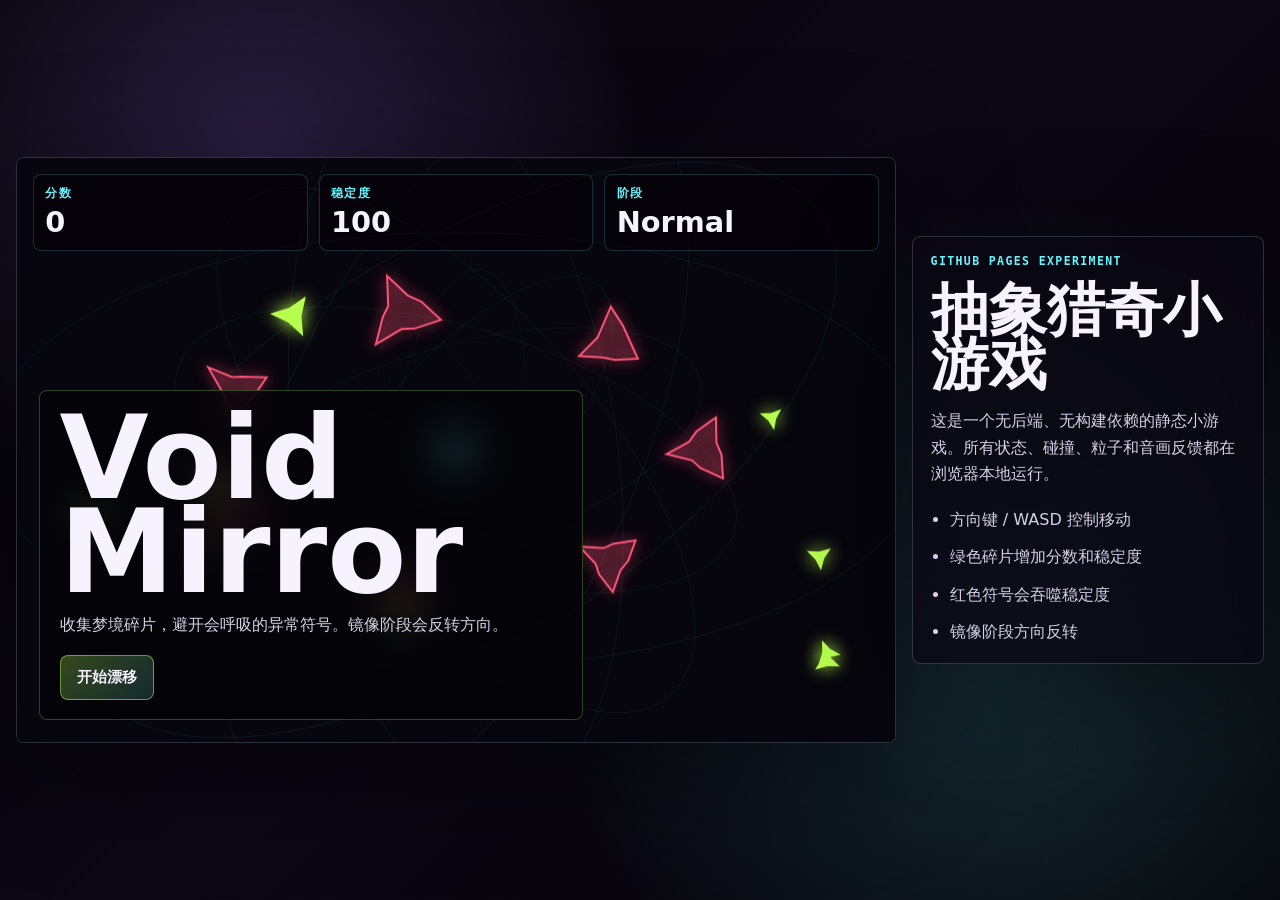
<file: deploy-lab/void-mirror-game/index.html>
<!doctype html>
<html lang="zh-CN">
  <head>
    <meta charset="utf-8" />
    <meta name="viewport" content="width=device-width, initial-scale=1" />
    <title>Void Mirror | GitHub Pages Game</title>
    <meta name="description" content="一个部署在 GitHub Pages 上的抽象猎奇小游戏。" />
    <link rel="stylesheet" href="./styles.css" />
  </head>
  <body>
    <main class="shell">
      <section class="game-panel" aria-label="Void Mirror game">
        <canvas id="gameCanvas" width="960" height="640"></canvas>

        <div class="hud">
          <div>
            <span>分数</span>
            <strong id="score">0</strong>
          </div>
          <div>
            <span>稳定度</span>
            <strong id="stability">100</strong>
          </div>
          <div>
            <span>阶段</span>
            <strong id="phase">Normal</strong>
          </div>
        </div>

        <div class="title-card">
          <h1>Void Mirror</h1>
          <p>收集梦境碎片，避开会呼吸的异常符号。镜像阶段会反转方向。</p>
          <button id="startButton" type="button">开始漂移</button>
        </div>

        <div class="game-over" id="gameOver" hidden>
          <h2>梦境闭合</h2>
          <p id="finalScore">分数 0</p>
          <button id="restartButton" type="button">重新校准</button>
        </div>
      </section>

      <aside class="side-panel">
        <div class="brand">GitHub Pages Experiment</div>
        <h2>抽象猎奇小游戏</h2>
        <p>
          这是一个无后端、无构建依赖的静态小游戏。所有状态、碰撞、粒子和音画反馈都在浏览器本地运行。
        </p>
        <ul>
          <li>方向键 / WASD 控制移动</li>
          <li>绿色碎片增加分数和稳定度</li>
          <li>红色符号会吞噬稳定度</li>
          <li>镜像阶段方向反转</li>
        </ul>
      </aside>
    </main>

    <script src="./game.js" type="module"></script>
  </body>
</html>
</file>
<file: deploy-lab/void-mirror-game/styles.css>
:root {
  color-scheme: dark;
  --bg: #050408;
  --ink: #f6f3ff;
  --muted: #a79dbb;
  --line: rgba(205, 244, 255, 0.18);
  --cyan: #63f7ff;
  --acid: #b7ff4f;
  --rose: #ff5478;
  --violet: #a47cff;
}

* {
  box-sizing: border-box;
}

body {
  min-height: 100vh;
  margin: 0;
  background:
    radial-gradient(circle at 20% 18%, rgba(164, 124, 255, 0.22), transparent 24rem),
    radial-gradient(circle at 78% 72%, rgba(99, 247, 255, 0.16), transparent 28rem),
    linear-gradient(135deg, #050408, #0b0714 48%, #050408);
  color: var(--ink);
  font-family:
    Inter, ui-sans-serif, system-ui, -apple-system, BlinkMacSystemFont, "Segoe UI", sans-serif;
}

.shell {
  display: grid;
  grid-template-columns: minmax(0, 1fr) 22rem;
  gap: 1rem;
  width: min(1280px, calc(100% - 2rem));
  min-height: 100vh;
  align-items: center;
  margin: 0 auto;
  padding: 1rem 0;
}

.game-panel,
.side-panel {
  border: 1px solid var(--line);
  border-radius: 8px;
  background: rgba(10, 7, 18, 0.78);
  box-shadow: 0 24px 120px rgba(0, 0, 0, 0.45);
  backdrop-filter: blur(18px);
}

.game-panel {
  position: relative;
  overflow: hidden;
  aspect-ratio: 3 / 2;
}

canvas {
  display: block;
  width: 100%;
  height: 100%;
  background: #07050d;
}

.hud {
  position: absolute;
  top: 1rem;
  right: 1rem;
  left: 1rem;
  display: grid;
  grid-template-columns: repeat(3, minmax(0, 1fr));
  gap: 0.7rem;
  pointer-events: none;
}

.hud div {
  border: 1px solid rgba(99, 247, 255, 0.18);
  border-radius: 8px;
  background: rgba(5, 4, 8, 0.68);
  padding: 0.7rem;
}

.hud span,
.brand {
  display: block;
  color: var(--cyan);
  font-family: ui-monospace, SFMono-Regular, Menlo, Consolas, monospace;
  font-size: 0.72rem;
  font-weight: 900;
  letter-spacing: 0.12em;
  text-transform: uppercase;
}

.hud strong {
  display: block;
  margin-top: 0.25rem;
  font-size: clamp(1.2rem, 3vw, 1.8rem);
}

.title-card,
.game-over {
  position: absolute;
  inset: auto 1.4rem 1.4rem 1.4rem;
  max-width: 34rem;
  border: 1px solid rgba(183, 255, 79, 0.26);
  border-radius: 8px;
  background: rgba(5, 4, 8, 0.78);
  padding: 1.2rem;
  backdrop-filter: blur(18px);
}

h1,
h2,
p {
  margin: 0;
}

h1 {
  font-size: clamp(3.4rem, 9vw, 7.2rem);
  line-height: 0.82;
  letter-spacing: 0;
}

h2 {
  font-size: clamp(2rem, 5vw, 3.6rem);
  line-height: 0.94;
}

p,
li {
  color: #d7d0e7;
  line-height: 1.65;
}

.title-card p,
.game-over p {
  margin: 0.8rem 0 1rem;
}

button {
  min-height: 2.8rem;
  border: 1px solid rgba(183, 255, 79, 0.5);
  border-radius: 8px;
  background: linear-gradient(135deg, rgba(183, 255, 79, 0.28), rgba(99, 247, 255, 0.16));
  color: var(--ink);
  cursor: pointer;
  font: inherit;
  font-size: 0.92rem;
  font-weight: 900;
  padding: 0.75rem 1rem;
}

.side-panel {
  padding: 1.1rem;
}

.side-panel h2 {
  margin-top: 1rem;
}

.side-panel p {
  margin-top: 1rem;
}

ul {
  display: grid;
  gap: 0.7rem;
  margin: 1.2rem 0 0;
  padding-left: 1.2rem;
}

@media (max-width: 920px) {
  .shell {
    grid-template-columns: 1fr;
  }

  .game-panel {
    aspect-ratio: 4 / 3;
  }
}

@media (max-width: 620px) {
  .shell {
    width: min(100% - 1rem, 1280px);
  }

  .hud {
    grid-template-columns: 1fr;
  }

  .title-card,
  .game-over {
    right: 0.7rem;
    bottom: 0.7rem;
    left: 0.7rem;
  }
}
</file>
